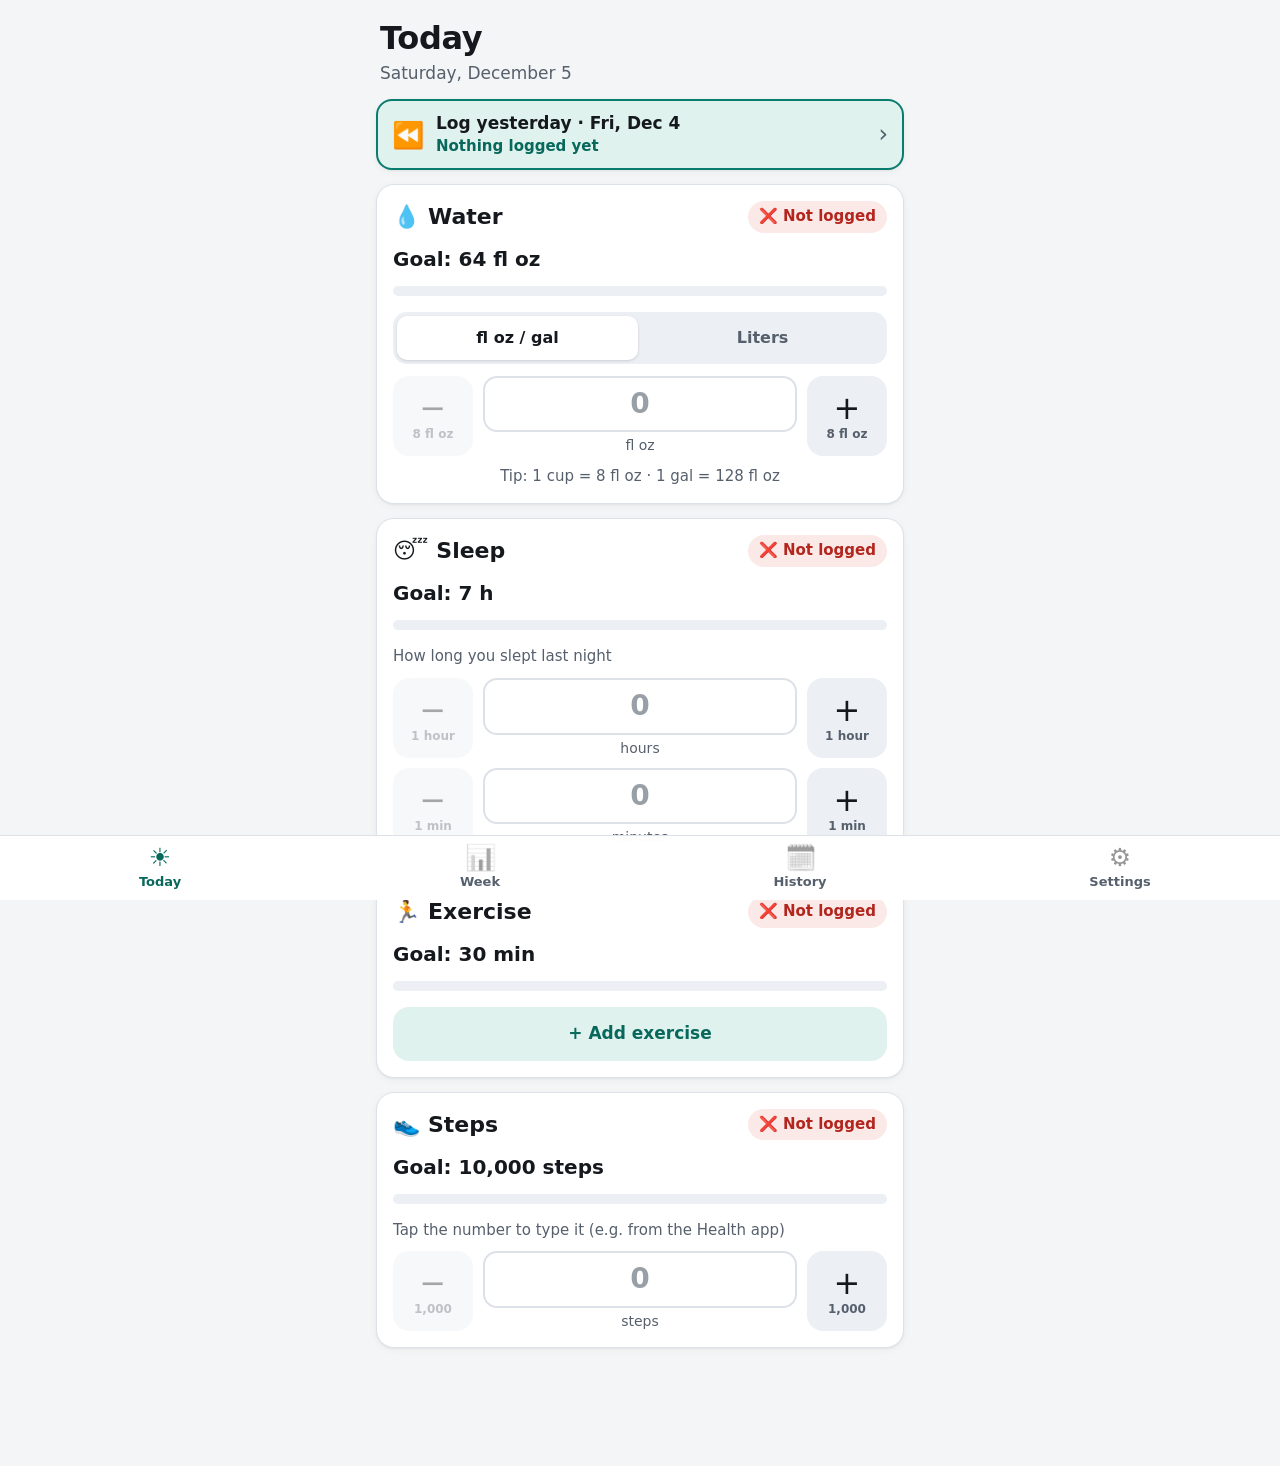
<file: index.html>
<!doctype html>
<html lang="en">
<head>
  <meta charset="utf-8">
  <meta name="viewport" content="width=device-width, initial-scale=1, viewport-fit=cover">
  <title>Habit Tracker</title>
  <meta name="description" content="A simple, private habit tracker that works offline.">
  <meta name="color-scheme" content="light dark">
  <meta name="theme-color" content="#f3f5f7" media="(prefers-color-scheme: light)">
  <meta name="theme-color" content="#0f1215" media="(prefers-color-scheme: dark)">

  <!-- iPhone Home Screen app: own icon, own window, no browser bar -->
  <meta name="apple-mobile-web-app-capable" content="yes">
  <meta name="mobile-web-app-capable" content="yes">
  <meta name="apple-mobile-web-app-status-bar-style" content="default">
  <meta name="apple-mobile-web-app-title" content="Habits">
  <link rel="apple-touch-icon" href="icons/apple-touch-icon.png">
  <link rel="manifest" href="manifest.webmanifest">
  <link rel="icon" type="image/png" sizes="192x192" href="icons/icon-192.png">

  <link rel="stylesheet" href="css/styles.css">
  <script type="module" src="js/app.js"></script>
</head>
<body>
  <main id="app" tabindex="-1"></main>
  <div id="toast" class="toast" role="status" aria-live="polite"></div>
  <nav class="tabbar" aria-label="Main"></nav>
  <noscript><p class="noscript">This app needs JavaScript turned on.</p></noscript>
</body>
</html>
</file>
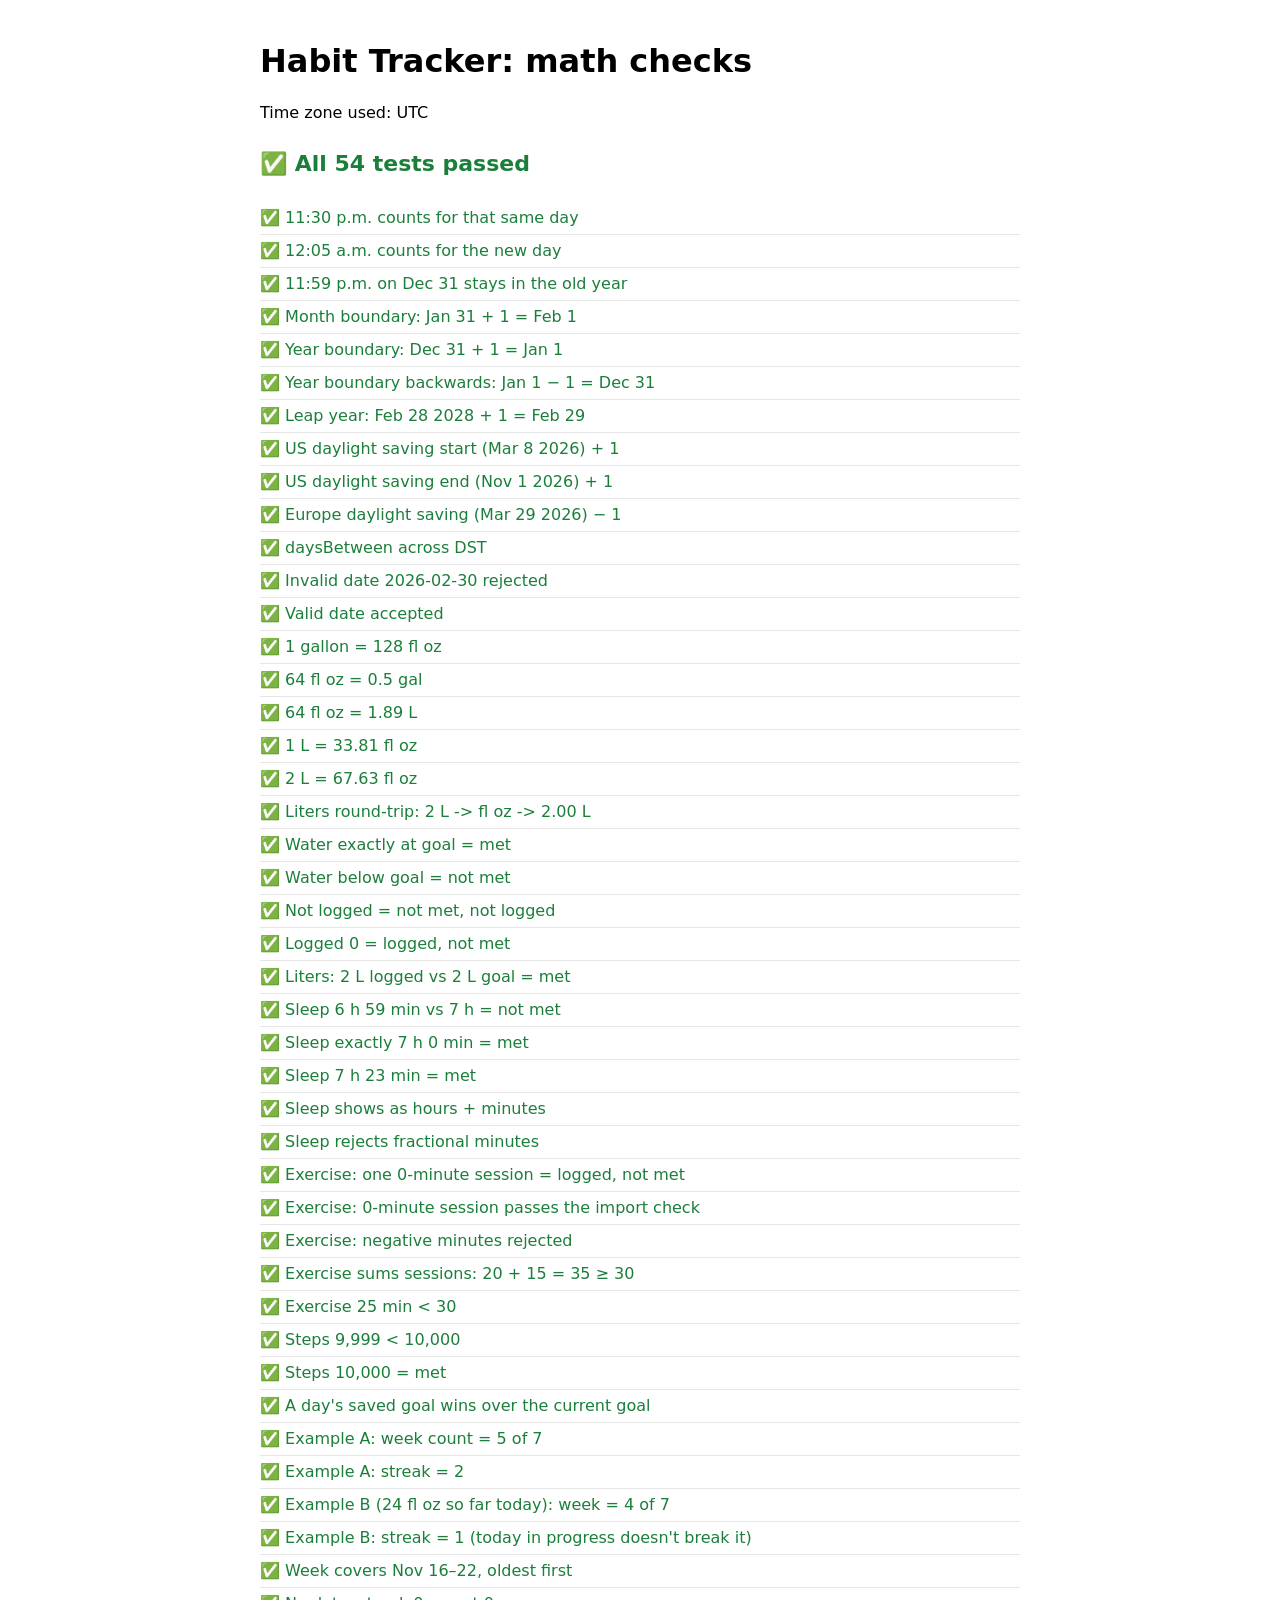
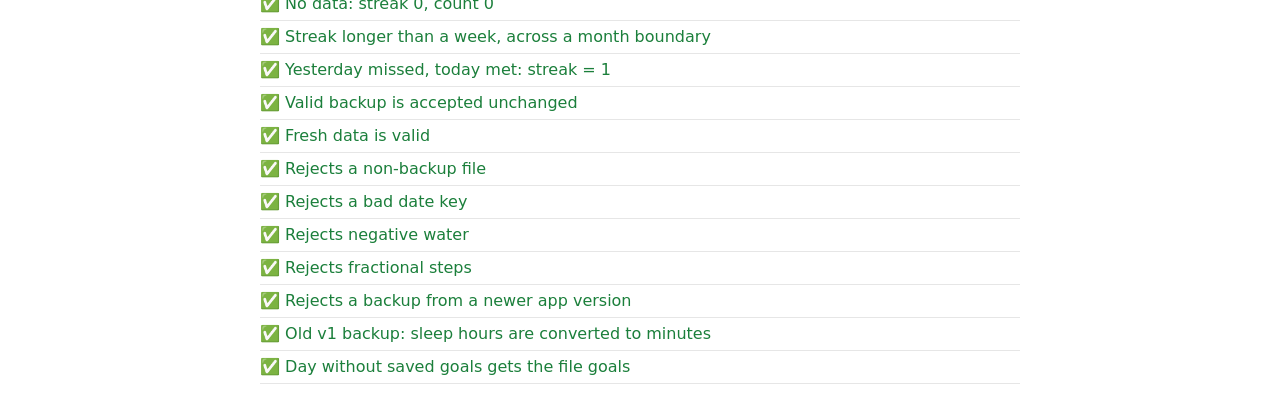
<file: tests/tests.html>
<!doctype html>
<html lang="en">
<head>
  <meta charset="utf-8">
  <meta name="viewport" content="width=device-width, initial-scale=1">
  <title>Habit Tracker Tests</title>
  <style>
    :root { color-scheme: light dark; --good: #1b7f3b; --bad: #b3261e; }
    @media (prefers-color-scheme: dark) { :root { --good: #5fd38a; --bad: #ff8a80; } }
    body { font: 16px/1.5 -apple-system, system-ui, sans-serif; max-width: 760px; margin: 0 auto; padding: 16px; }
    h1 { margin-bottom: 4px; }
    #summary { font-size: 22px; font-weight: 700; }
    ul { list-style: none; padding: 0; }
    li { padding: 4px 0; border-bottom: 1px solid rgba(128, 128, 128, 0.2); }
    .good { color: var(--good); } .bad { color: var(--bad); }
  </style>
</head>
<body>
  <h1>Habit Tracker: math checks</h1>
  <p id="tz"></p>
  <p id="summary">Running…</p>
  <ul id="results"></ul>
  <script type="module" src="tests.js"></script>
</body>
</html>
</file>
<file: css/styles.css>
/* Habit Tracker — phone-first styles. Colors are tokens so light/dark mode stay in sync. */

:root {
  --bg: #f3f5f7;
  --card: #ffffff;
  --text: #15191e;
  --muted: #56606d;
  --line: #dde2e8;
  --accent: #0a7c6e;
  --accent-ink: #ffffff;
  --accent-text: #08685c;
  --accent-soft: #dff2ee;
  --good: #1b7f3b;
  --good-soft: #e3f4e8;
  --bad: #b3261e;
  --bad-soft: #fbe9e7;
  --btn: #eceff3;
  --btn-press: #dce1e7;
  --tabbar: rgba(255, 255, 255, 0.94);
  --shadow: 0 1px 2px rgba(0, 0, 0, 0.05), 0 2px 8px rgba(0, 0, 0, 0.04);
  --radius: 18px;
  color-scheme: light dark;
}

@media (prefers-color-scheme: dark) {
  :root {
    --bg: #0f1215;
    --card: #1a1f24;
    --text: #eef1f4;
    --muted: #a3adb8;
    --line: #2c333b;
    --accent: #3cc4b0;
    --accent-ink: #062520;
    --accent-text: #5fd6c3;
    --accent-soft: #163a35;
    --good: #5fd38a;
    --good-soft: #15331f;
    --bad: #ff8a80;
    --bad-soft: #3b1c1a;
    --btn: #252c33;
    --btn-press: #323b44;
    --tabbar: rgba(22, 26, 30, 0.94);
    --shadow: none;
  }
}

*, *::before, *::after { box-sizing: border-box; }
html { -webkit-text-size-adjust: 100%; text-size-adjust: 100%; }

body {
  margin: 0;
  min-height: 100vh;
  background: var(--bg);
  color: var(--text);
  font: 17px/1.45 -apple-system, BlinkMacSystemFont, "SF Pro Text", "Segoe UI", system-ui, sans-serif;
  -webkit-tap-highlight-color: transparent;
  padding-bottom: calc(80px + env(safe-area-inset-bottom));
}

button, input, select { font: inherit; color: inherit; }
button, a { touch-action: manipulation; } /* no double-tap zoom when tapping + quickly */
button { cursor: pointer; }
[hidden] { display: none !important; }
:focus-visible { outline: 3px solid var(--accent); outline-offset: 2px; }

main {
  max-width: 560px;
  margin: 0 auto;
  padding: calc(12px + env(safe-area-inset-top)) 16px 24px;
  padding-left: max(16px, env(safe-area-inset-left));
  padding-right: max(16px, env(safe-area-inset-right));
  outline: none;
}

.visually-hidden {
  position: absolute; width: 1px; height: 1px; overflow: hidden;
  clip: rect(0 0 0 0); white-space: nowrap;
}
.center { text-align: center; }
.muted { color: var(--muted); }
.small { font-size: 14px; }

/* ---------- Headers ---------- */
.screen-head { padding: 8px 4px 14px; }
.screen-head h1 { margin: 0; font-size: 32px; line-height: 1.15; letter-spacing: -0.01em; }
.screen-head .sub { margin: 4px 0 0; color: var(--muted); }
.back-link {
  display: inline-flex; align-items: center; min-height: 44px; margin-bottom: 4px;
  color: var(--accent-text); font-weight: 600; text-decoration: none;
}

/* ---------- Cards ---------- */
.card {
  background: var(--card);
  border: 1px solid var(--line);
  border-radius: var(--radius);
  box-shadow: var(--shadow);
  padding: 16px;
  margin: 0 0 14px;
}
.habit-head { display: flex; align-items: center; justify-content: space-between; gap: 8px; }
.habit-head h2 { margin: 0; font-size: 22px; display: flex; align-items: center; gap: 8px; }
.section-title { margin: 0 0 4px; font-size: 21px; }

.badge {
  display: inline-flex; align-items: center; gap: 4px; white-space: nowrap;
  padding: 5px 11px; border-radius: 999px; font-size: 15px; font-weight: 700;
}
.badge.good { background: var(--good-soft); color: var(--good); }
.badge.bad { background: var(--bad-soft); color: var(--bad); }

.progress-text { margin: 12px 0 0; font-size: 20px; font-weight: 700; }
.convert { margin: 2px 0 0; color: var(--muted); font-size: 16px; font-weight: 500; }

.bar { height: 10px; margin: 12px 0 16px; border-radius: 999px; background: var(--btn); overflow: hidden; }
.bar > span { display: block; height: 100%; border-radius: inherit; background: var(--accent); transition: width 0.25s; }
.bar.met > span { background: var(--good); }

.card-foot { display: flex; justify-content: center; margin-top: 8px; }

/* ---------- Stepper  [ − ] [ 64 ] [ + ] ---------- */
.stepper { display: grid; grid-template-columns: 80px 1fr 80px; gap: 10px; align-items: stretch; }
.step-btn {
  min-height: 68px; border: none; border-radius: 16px; background: var(--btn);
  display: flex; flex-direction: column; align-items: center; justify-content: center;
  line-height: 1; user-select: none; -webkit-user-select: none;
}
.step-btn:active { background: var(--btn-press); }
.step-btn:disabled { opacity: 0.38; cursor: default; }
.step-sign { font-size: 32px; font-weight: 500; }
.step-amt { margin-top: 4px; font-size: 12px; font-weight: 600; color: var(--muted); }
.stepper-mid { display: flex; flex-direction: column; align-items: center; justify-content: center; min-width: 0; }
.stepper-input {
  width: 100%; min-height: 52px; padding: 6px 4px;
  border: 2px solid var(--line); border-radius: 14px; background: var(--card);
  text-align: center; font-size: 28px; font-weight: 700;
}
.stepper-input:focus { outline: none; border-color: var(--accent); }
.stepper-input::placeholder { color: var(--muted); opacity: 0.6; }
.stepper-unit { margin-top: 3px; font-size: 14px; color: var(--muted); }

.hm > .stepper + .stepper { margin-top: 10px; }

/* ---------- Segmented toggle ---------- */
.seg {
  display: grid; grid-auto-flow: column; grid-auto-columns: 1fr; gap: 4px;
  padding: 4px; margin-bottom: 12px; border-radius: 14px; background: var(--btn);
}
.seg-btn {
  min-height: 44px; border: none; border-radius: 10px; background: transparent;
  font-size: 16px; font-weight: 600; color: var(--muted);
}
.seg-btn.on { background: var(--card); color: var(--text); box-shadow: 0 1px 3px rgba(0, 0, 0, 0.14); }

/* ---------- Buttons ---------- */
.btn {
  display: inline-flex; align-items: center; justify-content: center; gap: 6px;
  min-height: 54px; padding: 0 18px; border: none; border-radius: 16px;
  font-size: 17px; font-weight: 700; text-decoration: none; text-align: center;
}
.btn.primary { background: var(--accent); color: var(--accent-ink); }
.btn.secondary { background: var(--accent-soft); color: var(--accent-text); }
.btn.plain { background: var(--btn); color: var(--text); }
.btn:active { filter: brightness(0.94); }
.btn.wide { width: 100%; }
.btn-text {
  min-height: 44px; padding: 0 12px; border: none; background: none;
  color: var(--muted); font-size: 15px; font-weight: 600; text-decoration: underline;
}
.stack > * + * { margin-top: 10px; }

.hint { margin: 0 0 10px; color: var(--muted); font-size: 15px; }
.hint.center { margin: 10px 0 0; }
.note { margin: 6px 0 12px; color: var(--muted); font-size: 15px; }
.note.warn { color: var(--bad); font-weight: 600; }

/* ---------- Exercise ---------- */
.sessions { list-style: none; margin: 0 0 12px; padding: 0; }
.sessions li {
  display: flex; align-items: center; justify-content: space-between; gap: 8px;
  margin-bottom: 8px; padding: 4px 4px 4px 14px; border-radius: 14px;
  background: var(--btn); font-weight: 600;
}
.icon-btn {
  width: 48px; height: 48px; border: none; border-radius: 12px;
  background: transparent; color: var(--muted); font-size: 18px;
}
.add-form { padding-top: 4px; }
.form-label { margin: 8px 0 8px; font-size: 15px; font-weight: 700; }
.chips { display: grid; grid-template-columns: repeat(4, 1fr); gap: 8px; margin-bottom: 14px; }
.chip {
  min-height: 48px; padding: 0 4px; border: 2px solid var(--line); border-radius: 12px;
  background: var(--card); font-size: 15px; font-weight: 600;
}
.chip[aria-checked="true"] { border-color: var(--accent); background: var(--accent-soft); color: var(--accent-text); }
.form-actions { display: grid; grid-template-columns: 1fr 1fr; gap: 10px; }

/* ---------- "Log yesterday" shortcut on Today ---------- */
.yesterday {
  display: flex; align-items: center; gap: 12px; min-height: 64px; margin: 0 0 14px; padding: 10px 14px;
  border: 1px solid var(--line); border-radius: 16px; background: var(--card); box-shadow: var(--shadow);
  color: inherit; text-decoration: none;
}
.yesterday:active { background: var(--btn); }
.yesterday.empty { border: 2px solid var(--accent); background: var(--accent-soft); }
.y-icon { font-size: 26px; line-height: 1; }
.y-text { flex: 1; display: flex; flex-direction: column; }
.y-status { font-size: 15px; color: var(--muted); }
.yesterday.empty .y-status { color: var(--accent-text); font-weight: 700; }
.yesterday .chev { font-size: 24px; color: var(--muted); }

/* ---------- Day navigation ---------- */
.day-nav { display: grid; grid-template-columns: 1fr 1fr; gap: 10px; margin: 0 0 14px; }

/* ---------- Week ---------- */
.big-count { margin: 10px 0 0; font-size: 32px; font-weight: 800; }
.big-count small { font-size: 18px; font-weight: 600; color: var(--muted); }
.dots { display: grid; grid-template-columns: repeat(7, 1fr); gap: 4px; margin: 12px 0 14px; }
.dot {
  display: flex; flex-direction: column; align-items: center; gap: 4px; padding: 4px 0;
  border-radius: 12px; color: var(--muted); font-size: 12px; text-decoration: none;
}
.dot .mark {
  display: grid; place-items: center; width: 38px; height: 38px; border-radius: 50%;
  background: var(--bad-soft); color: var(--bad); font-size: 17px; font-weight: 800;
}
.dot.met .mark { background: var(--good); color: #fff; }
.dot.today .label { font-weight: 800; color: var(--text); }
.streak { margin: 0; font-size: 18px; font-weight: 700; }

/* ---------- History ---------- */
.date-input {
  display: block; width: 100%; min-height: 52px; padding: 8px 12px;
  border: 2px solid var(--line); border-radius: 14px; background: var(--card); font-size: 17px;
}
.field-label { display: block; margin-bottom: 8px; font-weight: 700; }
.history-list { list-style: none; margin: 0 0 14px; padding: 0; }
.history-row {
  display: flex; align-items: center; gap: 10px; min-height: 64px; margin-bottom: 8px; padding: 10px 12px 10px 16px;
  border: 1px solid var(--line); border-radius: 16px; background: var(--card);
  color: inherit; text-decoration: none;
}
.history-row:active { background: var(--btn); }
.history-row .date { flex: 1; font-weight: 700; }
.history-row .marks { display: flex; gap: 6px; font-size: 15px; white-space: nowrap; }
.history-row .empty-day { color: var(--muted); font-size: 15px; }
.history-row .chev { color: var(--muted); font-size: 22px; }

/* ---------- Settings ---------- */
.field { padding: 14px 0; border-bottom: 1px solid var(--line); }
.field:last-of-type { border-bottom: none; margin-bottom: 8px; }

/* ---------- Tab bar ---------- */
.tabbar {
  position: fixed; left: 0; right: 0; bottom: 0; z-index: 10;
  display: grid; grid-template-columns: repeat(4, 1fr);
  padding-bottom: env(safe-area-inset-bottom);
  background: var(--tabbar); border-top: 1px solid var(--line);
  -webkit-backdrop-filter: blur(14px); backdrop-filter: blur(14px);
}
.tab {
  display: flex; flex-direction: column; align-items: center; justify-content: center; gap: 3px;
  min-height: 64px; color: var(--muted); font-size: 13px; font-weight: 700; text-decoration: none;
}
.tab .ic { font-size: 25px; line-height: 1; filter: grayscale(1); opacity: 0.65; }
.tab[aria-current="page"] { color: var(--accent-text); }
.tab[aria-current="page"] .ic { filter: none; opacity: 1; }

/* ---------- Toast ---------- */
.toast {
  position: fixed; left: 50%; z-index: 20;
  bottom: calc(86px + env(safe-area-inset-bottom));
  max-width: calc(100% - 32px); padding: 10px 18px; border-radius: 999px;
  background: var(--text); color: var(--bg); font-size: 15px; font-weight: 700; text-align: center;
  opacity: 0; pointer-events: none; transform: translate(-50%, 16px);
  transition: opacity 0.2s, transform 0.2s;
}
.toast.show { opacity: 1; transform: translate(-50%, 0); }
.toast.error { background: var(--bad); color: #fff; border-radius: 16px; }

.noscript { padding: 24px; text-align: center; }

@media (prefers-reduced-motion: reduce) {
  * { transition: none !important; }
}
</file>
